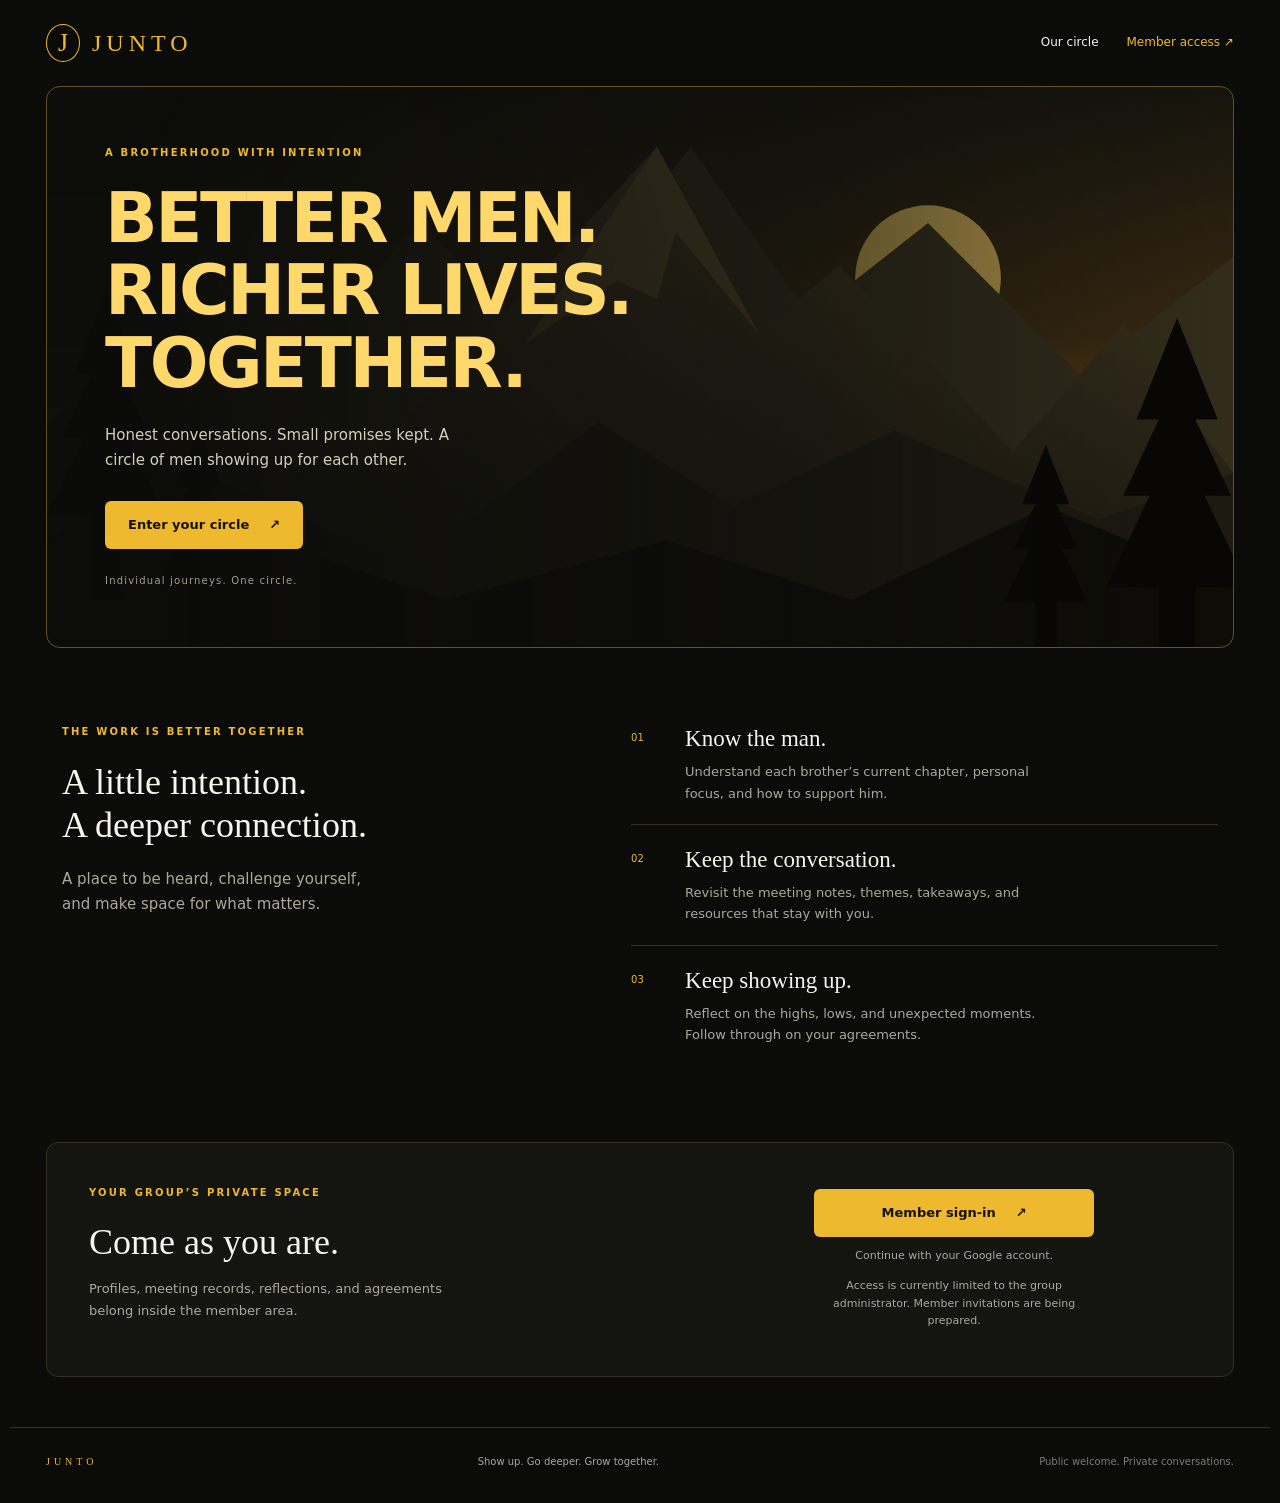
<file: index.html>
<!doctype html>
<html lang="en"><head>
<meta charset="UTF-8"><meta name="viewport" content="width=device-width, initial-scale=1"><meta name="theme-color" content="#0b0c0a">
<meta name="description" content="Junto: honest conversation, meaningful connection, and personal growth. Enter your group's private member area.">
<title>Junto · Better together</title><link rel="stylesheet" href="landing.css?v=20261030-1">
</head><body>
<a class="skip-link" href="#main">Skip to content</a>
<header class="site-header"><a class="brand" href="./" aria-label="Junto home"><span class="seal" aria-hidden="true">J</span> JUNTO</a><nav aria-label="Main navigation"><a href="#our-circle">Our circle</a><a class="nav-access" href="#member-access">Member access ↗</a></nav></header>
<main id="main">
<section class="hero" aria-labelledby="hero-title"><div class="hero-copy"><p class="eyebrow">A BROTHERHOOD WITH INTENTION</p><h1 id="hero-title">BETTER MEN.<br>RICHER LIVES.<br>TOGETHER.</h1><p class="hero-description">Honest conversations. Small promises kept. A circle of men showing up for each other.</p><a class="button primary" href="#member-access">Enter your circle <span aria-hidden="true">↗</span></a><p class="hero-footnote">Individual journeys. One circle.</p></div></section>
<section class="circle-section" id="our-circle" aria-labelledby="circle-title"><div class="section-intro"><p class="eyebrow">THE WORK IS BETTER TOGETHER</p><h2 id="circle-title">A little intention.<br>A deeper connection.</h2><p>A place to be heard, challenge yourself, and make space for what matters.</p></div><div class="principles">
<article><span class="number">01</span><h3>Know the man.</h3><p>Understand each brother’s current chapter, personal focus, and how to support him.</p></article>
<article><span class="number">02</span><h3>Keep the conversation.</h3><p>Revisit the meeting notes, themes, takeaways, and resources that stay with you.</p></article>
<article><span class="number">03</span><h3>Keep showing up.</h3><p>Reflect on the highs, lows, and unexpected moments. Follow through on your agreements.</p></article></div></section>
<section class="access-section" id="member-access" aria-labelledby="access-title"><div><p class="eyebrow">YOUR GROUP’S PRIVATE SPACE</p><h2 id="access-title">Come as you are.</h2><p>Profiles, meeting records, reflections, and agreements belong inside the member area.</p></div><div class="access-action"><a class="button primary" href="https://script.google.com/macros/s/AKfycbyJXuTUqcsN0sHqwk-thNecnBjaQxdb1F1IhZSn8MFhOtTuwYm7kfrUg2nbD4USrhG8/exec">Member sign-in <span aria-hidden="true">↗</span></a><p class="access-note">Continue with your Google account.</p><p class="access-status">Access is currently limited to the group administrator. Member invitations are being prepared.</p></div></section>
</main><footer><a class="footer-brand" href="./">JUNTO</a><p>Show up. Go deeper. Grow together.</p><span>Public welcome. Private conversations.</span></footer>
</body></html>
</file>
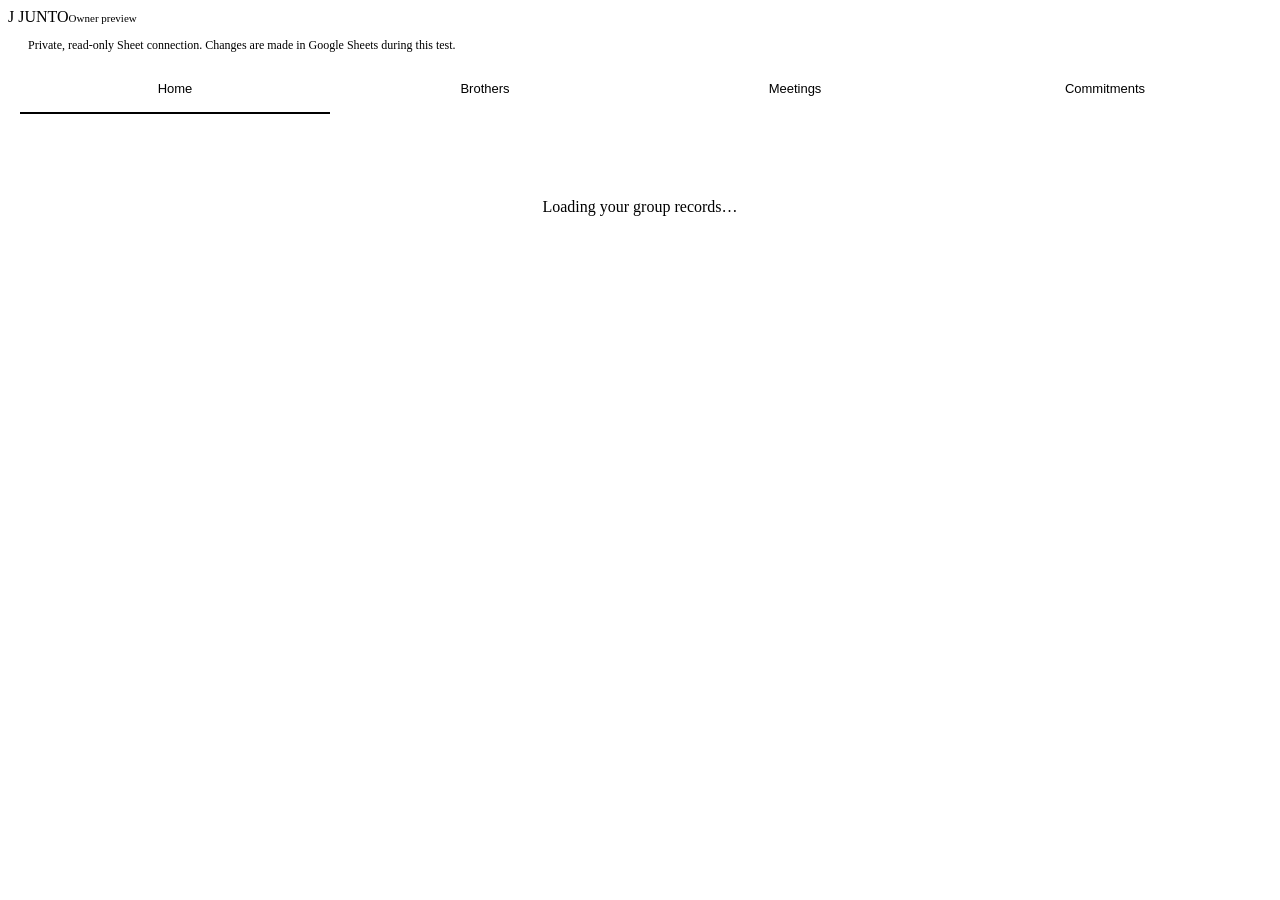
<file: private-preview/Index.html>
<!doctype html>
<html><head><base target="_top"><style><?!= includeStyle_(); ?></style><style>
.preview-note{padding:12px 20px;border-bottom:1px solid var(--line);color:var(--muted);font-size:12px}.private-main{max-width:1200px;margin:auto;padding:28px 20px}.private-tabs{display:flex;position:sticky;top:0;background:var(--bg);z-index:4;border-bottom:1px solid var(--line);padding:0 12px}.private-tabs button{flex:1;border:0;border-bottom:2px solid transparent;background:none;padding:16px 4px;font-size:13px;color:var(--muted)}.private-tabs button.active{border-color:var(--gold);color:var(--gold)}.private-account{font-size:11px;color:var(--muted)}.private-row{padding:18px 0;border-bottom:1px solid var(--line)}.private-row:last-child{border:0}.private-row p{white-space:pre-wrap;overflow-wrap:anywhere}.private-link{color:var(--gold);display:block;margin:8px 0;overflow-wrap:anywhere}.private-loading{padding:40px;text-align:center;color:var(--muted)}.private-actions{display:flex;gap:12px;flex-wrap:wrap;margin:18px 0}.private-tabs button:disabled{opacity:.4}.meeting-reference p{white-space:pre-wrap}.meeting-details{border-top:1px solid var(--line);padding:14px 0;margin-top:14px}.meeting-details summary{cursor:pointer;color:var(--gold);font-size:14px}.meeting-details li{margin:10px 0;font-size:13px}.meeting-themes{margin:16px 0}.meeting-themes .pill{white-space:normal}.private-main .grid{grid-template-columns:repeat(auto-fit,minmax(min(100%,290px),1fr))}
</style></head><body>
<header class="topbar"><span class="brand"><span class="seal">J</span> JUNTO</span><span class="private-account">Owner preview</span></header>
<div class="preview-note">Private, read-only Sheet connection. Changes are made in Google Sheets during this test.</div>
<nav class="private-tabs" aria-label="Preview sections"><button data-section="Home" class="active">Home</button><button data-section="Brothers">Brothers</button><button data-section="Meetings">Meetings</button><button data-section="Commitments">Commitments</button></nav>
<main class="private-main" id="view"><p class="private-loading" role="status">Loading your group records…</p></main>
<script>
'use strict';
let snapshot, section='Home', query='';
const escapeHTML=value=>String(value||'').replace(/[&<>"']/g,c=>({'&':'&amp;','<':'&lt;','>':'&gt;','"':'&quot;',"'":'&#39;'}[c]));
const safeURL=value=>{try{const u=new URL(value);return u.protocol==='https:'?u.href:'';}catch{return '';}};
const records=key=>snapshot.collections[key]||[];
function links(value,label){return String(value||'').split('\n').filter(Boolean).map((url,i)=>safeURL(url)?'<a class="private-link" target="_blank" rel="noopener noreferrer" href="'+escapeHTML(safeURL(url))+'">'+escapeHTML(label)+(i?' '+(i+1):'')+' ↗</a>':'').join('');}
function heading(title,description){return '<div class="page-heading"><div><span class="eyebrow">YOUR GROUP RECORDS</span><h1>'+escapeHTML(title)+'</h1><p class="subtitle">'+escapeHTML(description)+'</p></div></div>';}
function empty(message){return '<p class="empty">'+escapeHTML(message)+'</p>';}
function textList(value){return '<ul>'+String(value||'').split('\n').map(t=>t.trim()).filter(Boolean).map(t=>'<li>'+escapeHTML(t)+'</li>').join('')+'</ul>';}
function meetingCard(m){
 return '<article class="panel meeting-reference"><span class="eyebrow">'+escapeHTML(m.meeting_date)+'</span><h2>'+escapeHTML(m.title)+'</h2>'
 +(m.source_doc_id?'<p class="small muted">Imported Gemini notes · Review pending</p>':'<p class="small muted">'+escapeHTML(m.source_review||m.status)+'</p>')
 +(m.summary?'<h3>Summary</h3><p>'+escapeHTML(m.summary)+'</p>':'<p class="muted small">Source summary not imported yet.</p>')
 +(m.themes?'<div class="meeting-themes">'+String(m.themes).split('\n').filter(Boolean).map(t=>'<span class="pill">'+escapeHTML(t)+'</span>').join('')+'</div>':'')
 +(m.takeaways?'<details class="meeting-details"><summary>Key takeaways</summary>'+textList(m.takeaways)+'</details>':'')
 +(m.next_steps?'<details class="meeting-details"><summary>Suggested next steps from the notes</summary><p class="small muted">Source suggestions, not automatically assigned commitments.</p>'+textList(m.next_steps)+'</details>':'')
 +(m.carry_forward_question?'<div class="detail-section"><h3>A question to carry forward</h3><p>'+escapeHTML(m.carry_forward_question)+'</p><span class="small muted">Suggested reflection prompt, not a recorded decision.</span></div>':'')
 +'<div class="detail-section">'+links(m.notes_links,'Meeting notes')+links(m.transcript_links,'Transcript')+links(m.recording_links,'Recording')+links(m.chat_links,'Meeting chat')+'</div>'
 +(m.imported_at?'<p class="small muted">Imported '+escapeHTML(new Date(m.imported_at).toLocaleDateString())+'. Check the original notes for context.</p>':'')+'</article>';
}
function latestReflection(memberId){return records('Reflections').filter(r=>r.member_id===memberId).sort((a,b)=>dateNumber(b.reflection_date)-dateNumber(a.reflection_date)||b.updated_at.localeCompare(a.updated_at))[0];}
function dateNumber(value){const n=Date.parse(value);return Number.isFinite(n)?n:0;}
function render(){
 const view=document.getElementById('view');if(!snapshot)return;
 document.querySelectorAll('[data-section]').forEach(b=>{b.classList.toggle('active',b.dataset.section===section);b.setAttribute('aria-current',b.dataset.section===section?'page':'false');});
 let body='';
 if(section==='Home'){
  const member=records('Members').find(m=>m.role==='owner');
  const now=new Date();now.setHours(0,0,0,0);
  const upcoming=records('Meetings').filter(m=>m.status==='scheduled'&&dateNumber(m.meeting_date)>=now.getTime()).sort((a,b)=>dateNumber(a.meeting_date)-dateNumber(b.meeting_date))[0];
  const last=records('Meetings').filter(m=>dateNumber(m.meeting_date)<now.getTime()).sort((a,b)=>dateNumber(b.meeting_date)-dateNumber(a.meeting_date))[0];
  body=heading('Welcome'+(member?', '+member.display_name.split(' ')[0]:''),'Your private reference view, reading the group’s Google Sheet.')+'<div class="private-actions"><button class="btn primary" id="refresh">Refresh records</button>'+links(snapshot.sheetUrl,'Open group Sheet')+'</div><div class="grid"><section class="panel"><h2>Next gathering</h2>'+(upcoming?'<h3>'+escapeHTML(upcoming.title)+'</h3><p>'+escapeHTML(upcoming.meeting_date)+' '+escapeHTML(upcoming.scheduled_start)+'</p>':'<p class="muted">No confirmed future gathering entered yet.</p>')+'</section><section class="panel"><h2>My focus</h2><p>'+escapeHTML(member?.current_focus||'Add your focus in the Members tab of the Sheet.')+'</p></section></div><section class="panel" style="margin-top:24px"><h2>Last indexed meeting</h2>'+(last?'<p>'+escapeHTML(last.title)+' · '+escapeHTML(last.meeting_date)+'</p>'+(last.summary?'<p>'+escapeHTML(last.summary)+'</p>':'')+links(last.notes_links,'Open notes')+links(last.transcript_links,'Open transcript'):'<p>No past meeting indexed.</p>')+'</section>';
 }
 if(section==='Brothers')body=heading('The brothers','Only confirmed member records appear here.')+'<div class="grid">'+records('Members').filter(m=>m.active.toLowerCase()==='true').map(m=>{const r=latestReflection(m.member_id);return '<article class="panel"><span class="eyebrow">'+escapeHTML(m.role)+'</span><h2>'+escapeHTML(m.display_name)+'</h2><h3>Current chapter</h3><p>'+escapeHTML(m.current_chapter||'Not added yet.')+'</p><h3>Personal focus</h3><p>'+escapeHTML(m.current_focus||'Not added yet.')+'</p><h3>How to support</h3><p>'+escapeHTML(m.how_to_support||'Not added yet.')+'</p><div class="detail-section"><h3>Latest High / Low / Buffalo</h3>'+(r?'<p class="small muted">'+escapeHTML(r.reflection_date)+'</p>'+['high','low','buffalo'].map(key=>'<p><strong>'+key[0].toUpperCase()+key.slice(1)+'</strong><br>'+escapeHTML(r[key]||'Not added.')+'</p>').join(''):'<p class="muted">No reflection yet.</p>')+'</div></article>';}).join('')+'</div>';
 if(section==='Meetings')body=heading('Meeting archive','Original notes and recording links, with reviewed summaries when available.')+'<input id="search" type="search" aria-label="Search meetings" placeholder="Search meeting titles, themes, or summaries…" value="'+escapeHTML(query)+'" style="margin-bottom:20px"><div id="results" class="grid">'+meetingResults()+'</div>';
 if(section==='Commitments')body=heading('Commitments','Read-only view of the group’s recorded promises.')+(records('Commitments').length?'<section class="panel">'+records('Commitments').map(c=>{const member=records('Members').find(m=>m.member_id===c.member_id);return '<article class="private-row"><h3>'+escapeHTML(c.title)+'</h3><p class="muted">'+escapeHTML(member?.display_name||'Member')+' · '+escapeHTML(c.status)+'</p><p>Target: '+escapeHTML(c.target)+' '+escapeHTML(c.unit)+'</p><p>'+escapeHTML(c.notes)+'</p></article>';}).join('')+'</section>':empty('No commitments recorded in the Sheet yet. Demo commitments are kept separate.'));
 view.innerHTML=body;
}
function meetingResults(){const list=records('Meetings').filter(m=>[m.title,m.themes,m.summary,m.takeaways,m.next_steps,m.meeting_date].join(' ').toLowerCase().includes(query.toLowerCase())).sort((a,b)=>dateNumber(b.meeting_date)-dateNumber(a.meeting_date));return list.length?list.map(meetingCard).join(''):empty('No matching meetings.');}
function load(){document.getElementById('view').innerHTML='<p class="private-loading" role="status">Loading your group records…</p>';google.script.run.withSuccessHandler(data=>{snapshot=data;render();}).withFailureHandler(error=>{document.getElementById('view').innerHTML='<section class="panel"><h2>Records could not load</h2><p>The Google Sheet read failed. Your records have not been changed.</p><p class="small muted">'+escapeHTML(error?.message||'Google did not return an error message.')+'</p><button class="btn" id="refresh">Try again</button></section>';}).getSnapshot();}
document.addEventListener('click',e=>{const tab=e.target.closest('[data-section]');if(tab){section=tab.dataset.section;render();window.scrollTo(0,0);}if(e.target.closest('#refresh'))load();});
document.addEventListener('input',e=>{if(e.target.id==='search'){query=e.target.value;document.getElementById('results').innerHTML=meetingResults();}});
load();
</script></body></html>
</file>
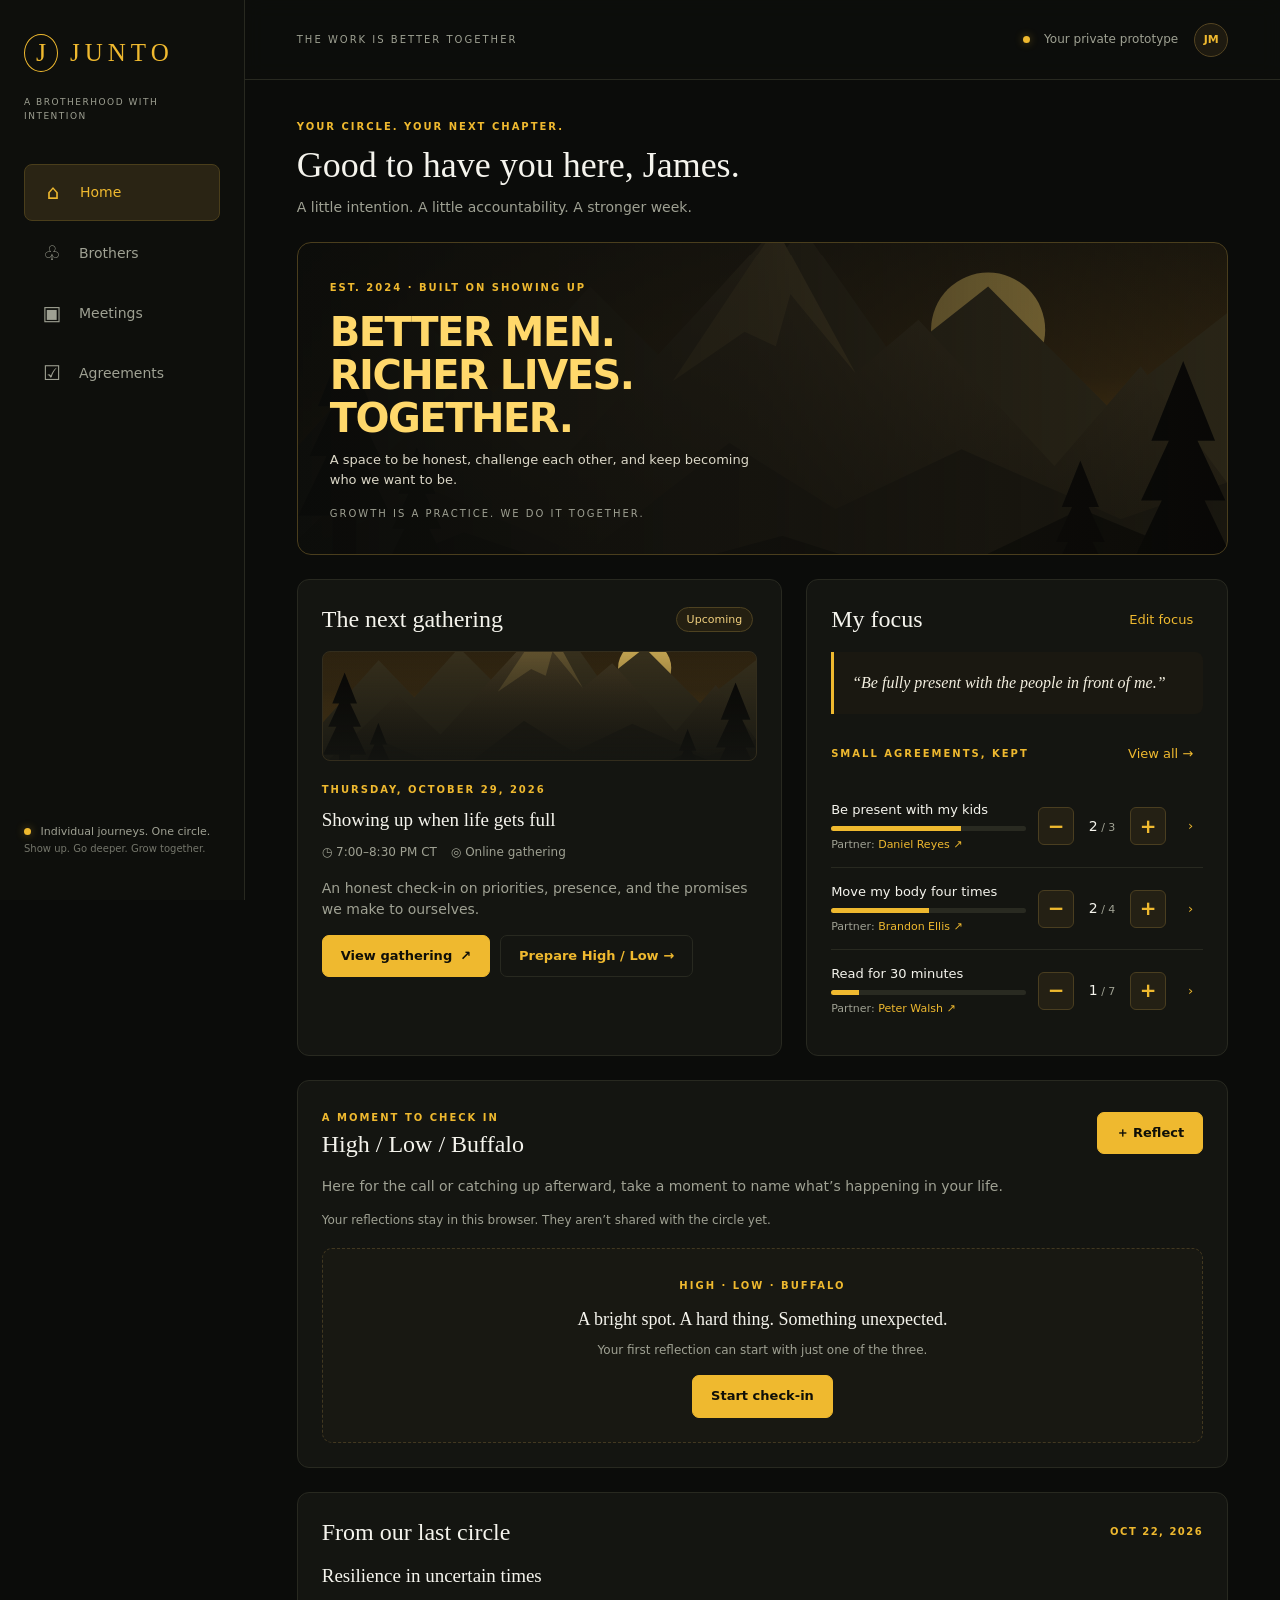
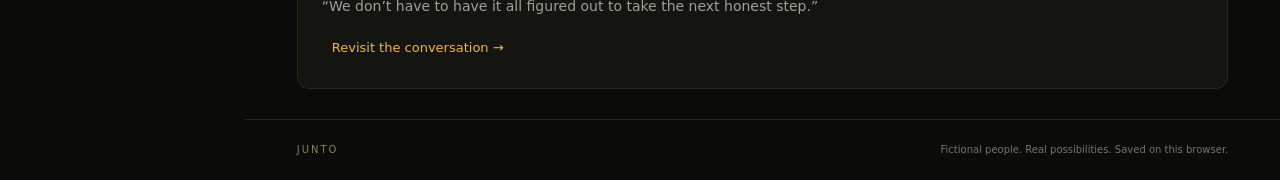
<file: demo.html>
<!doctype html>
<html lang="en">
<head><meta charset="UTF-8"><meta name="viewport" content="width=device-width, initial-scale=1"><meta name="theme-color" content="#0b0c0a"><title>Junto · Better together</title><link rel="stylesheet" href="styles.css?v=20261027-4"><script src="features.js?v=20261027-4" defer></script><script src="app.js?v=20261027-4" defer></script></head>
<body>
<aside class="sidebar"><a class="brand" href="#home"><span class="seal">J</span> JUNTO</a><p class="side-caption">A BROTHERHOOD WITH INTENTION</p><nav aria-label="Main navigation" id="desktop-nav"></nav><div class="side-footer"><span class="live-dot"></span> Individual journeys. One circle.<p>Show up. Go deeper. Grow together.</p></div></aside>
<div class="shell"><header class="topbar"><a class="brand mobile-brand" href="#home"><span class="seal">J</span> JUNTO</a><span class="desktop-label">THE WORK IS BETTER TOGETHER</span><div class="account"><span class="live-dot"></span> Your private prototype <span class="user-avatar">JM</span></div></header>
<nav class="mobile-tabs" id="mobile-nav" aria-label="Mobile navigation"></nav>
<main id="main" tabindex="-1"></main><footer class="page-footer">JUNTO <span>Fictional people. Real possibilities. Saved on this browser.</span></footer></div>
<dialog id="modal"><div id="modal-content"></div></dialog><div id="toast" role="status"></div>
</body></html>
</file>
<file: landing.css>
:root{color-scheme:dark;--bg:#0b0c0a;--panel:#141511;--gold:#efb92f;--text:#f5f4ed;--muted:#aaa99b;--line:#343122}
*{box-sizing:border-box}html{scroll-behavior:smooth;scroll-padding-top:100px}body{margin:0;background:var(--bg);color:var(--text);font:15px/1.65 system-ui,-apple-system,BlinkMacSystemFont,sans-serif}a{color:inherit;text-decoration:none}a:focus-visible{outline:2px solid var(--gold);outline-offset:6px}a{-webkit-tap-highlight-color:transparent;touch-action:manipulation}.skip-link{position:fixed;top:-100px;left:16px;background:var(--gold);color:#111;padding:10px 18px;z-index:10}.skip-link:focus{top:12px}.site-header{max-width:1260px;margin:auto;padding:24px 36px;display:flex;align-items:center;justify-content:space-between;gap:20px}.brand{display:flex;align-items:center;gap:12px;font:24px Georgia,serif;letter-spacing:5px;color:var(--gold)}.seal{border:1px solid var(--gold);border-radius:50%;display:grid;place-items:center;width:34px;height:38px;letter-spacing:0;font-size:26px}.site-header nav{display:flex;align-items:center;gap:28px;font-size:12px}.site-header nav a{padding:9px 0}.site-header nav a:hover{color:var(--gold)}.nav-access{color:var(--gold)}main{max-width:1260px;margin:auto;padding:0 36px}.hero{position:relative;border:1px solid #665026;border-radius:14px;overflow:hidden;background:linear-gradient(90deg,#0b0c0af5 8%,#0b0c0a90 65%,#0b0c0a12),url('assets/mountains.svg') center/cover;min-height:560px;display:flex;align-items:center;padding:58px}.hero-copy{max-width:560px}.eyebrow{font-size:10px;font-weight:650;letter-spacing:2.2px;color:var(--gold);margin:0 0 20px}.hero h1{font-size:clamp(44px,5.4vw,72px);font-weight:750;line-height:1.05;letter-spacing:-2.5px;color:#ffd86b;margin:0 0 24px}.hero-description{max-width:360px;color:#d2cfbd;font-size:15px;margin-bottom:28px}.button{display:inline-flex;align-items:center;justify-content:center;gap:20px;min-height:48px;padding:12px 23px;border-radius:6px;font-size:13px;font-weight:650;transition:background .15s,transform .15s}.primary{background:var(--gold);color:#141208}.primary:hover{background:#ffd86b;transform:translateY(-1px)}.hero-footnote{margin:24px 0 0;color:#a4a18c;font-size:10px;letter-spacing:1.2px}.circle-section{display:grid;grid-template-columns:1fr 1.2fr;gap:80px;padding:76px 16px;scroll-margin-top:20px}.section-intro h2,.access-section h2{font:36px/1.2 Georgia,serif;margin:0 0 20px}.section-intro>p:last-child{color:var(--muted);max-width:300px}.principles article{display:grid;grid-template-columns:36px 1fr;column-gap:18px;padding:20px 0;border-bottom:1px solid var(--line)}.principles article:first-child{padding-top:0}.principles article:last-child{border:0}.number{font-size:10px;color:var(--gold);grid-row:1/3;padding-top:6px}.principles h3{font:23px/1.3 Georgia,serif;margin:0 0 7px}.principles p{margin:0;color:var(--muted);font-size:13px;max-width:380px}.access-section{background:var(--panel);border:1px solid var(--line);border-radius:12px;padding:42px;display:grid;grid-template-columns:1.2fr 1fr;gap:60px;align-items:center}.access-section h2{margin-bottom:14px}.access-section>div>p:last-child{color:var(--muted);font-size:13px;max-width:370px}.access-action{text-align:center}.access-action .button{width:100%;max-width:280px}.access-note{color:var(--muted);font-size:11px;margin:10px 0}.access-status{font-size:11px!important;line-height:1.6;margin:12px auto 0;max-width:280px!important}footer{max-width:1260px;margin:50px auto 0;padding:26px 36px 32px;border-top:1px solid var(--line);display:flex;align-items:center;justify-content:space-between;gap:18px;color:var(--muted);font-size:10px}footer p{margin:0}.footer-brand{color:var(--gold);letter-spacing:4px;font-family:Georgia,serif}footer span{color:#7c7d70}
@media(max-width:720px){html{scroll-padding-top:20px}.site-header{padding:20px;gap:16px}.brand{font-size:21px;gap:10px}.site-header nav{gap:15px;font-size:11px}.site-header nav a:first-child{display:none}main{padding:0 18px}.hero{padding:34px 24px;min-height:500px;background-position:58% center}.hero h1{font-size:46px;letter-spacing:-1.8px}.hero-description{font-size:14px;max-width:270px}.eyebrow{font-size:9px;letter-spacing:1.7px}.circle-section{grid-template-columns:1fr;gap:30px;padding:48px 6px}.section-intro h2,.access-section h2{font-size:30px}.section-intro>p:last-child{max-width:100%;font-size:14px}.principles article{padding:20px 0}.access-section{grid-template-columns:1fr;gap:25px;padding:28px 23px}.access-action{text-align:left}.access-action .button{max-width:100%}.access-status{max-width:100%!important;margin-left:0}.access-note{margin-top:12px}footer{margin-top:36px;padding:24px 24px 30px;flex-wrap:wrap}footer span{flex-basis:100%}}
@media(max-width:360px){.hero h1{font-size:40px}.hero{padding:30px 20px}.brand{font-size:19px}.site-header nav{font-size:10px}}
@media(prefers-reduced-motion:reduce){html{scroll-behavior:auto}*{transition:none!important}}
</file>
<file: styles.css>
:root{
  color-scheme: dark;
  --bg: #0b0c0a;
  --panel: #141511;
  --panel-elevated: #1c1d17;
  --line: #282920;
  --line-highlight: #4c4224;
  --gold: #efb92f;
  --gold-light: #ffd86b;
  --gold-dim: rgba(239, 185, 47, 0.12);
  --text: #f5f4ed;
  --muted: #9fa193;
  --green: #efb92f;
  --danger: #e88674;
}
*{box-sizing:border-box}
body{margin:0;background:var(--bg);color:var(--text);font:15px/1.55 system-ui,-apple-system,sans-serif}
button,input,select,textarea{font:inherit}
button,a,input,select,textarea{-webkit-tap-highlight-color:transparent}
button,a{touch-action:manipulation}
button{cursor:pointer;color:inherit}
a{color:inherit;text-decoration:none}
button:focus-visible,a:focus-visible,input:focus-visible,select:focus-visible,textarea:focus-visible{outline:2px solid var(--gold);outline-offset:3px}

/* Layout */
.sidebar{position:fixed;width:245px;inset:0 auto 0 0;border-right:1px solid var(--line);padding:34px 24px;background:#0e0f0c;display:flex;flex-direction:column;z-index:2}
.brand{display:flex;align-items:center;gap:12px;letter-spacing:5px;color:var(--gold);font:25px Georgia,serif}
.seal{display:inline-grid;place-items:center;border:1px solid var(--gold);border-radius:50%;width:34px;height:38px;font-size:26px;letter-spacing:0}
.side-caption{font-size:9px;letter-spacing:1.5px;color:var(--muted);margin:24px 0 35px}
.nav-link{display:flex;align-items:center;gap:15px;padding:12px 16px;margin:5px 0;border-radius:8px;color:var(--muted);font-size:14px;transition:all .15s}
.nav-link:hover{color:var(--text);background:#1a1b15}
.nav-link.active{background:#2a2414;color:var(--gold);border:1px solid #4a3e1b}
.icon{font-size:20px;width:24px;text-align:center}
.side-footer{margin-top:auto;font-size:11px;color:var(--muted)}
.side-footer p{font-size:10px;opacity:.7}
.live-dot{display:inline-block;width:7px;height:7px;border-radius:50%;background:var(--gold);margin-right:6px;box-shadow:0 0 8px rgba(239,185,47,.4)}
.shell{margin-left:245px}
.topbar{height:80px;padding:0 5%;border-bottom:1px solid var(--line);background:#0e0f0cb0;backdrop-filter:blur(10px);display:flex;align-items:center;justify-content:space-between;position:sticky;top:0;z-index:4}
.desktop-label{font-size:10px;letter-spacing:2px;color:var(--muted)}
.account{font-size:12px;color:var(--muted);display:flex;align-items:center;gap:8px}
.user-avatar{display:grid;place-items:center;width:34px;height:34px;background:#1e1a10;border:1px solid #544422;border-radius:50%;color:var(--gold);font-weight:600;font-size:11px;margin-left:8px}
.mobile-brand{display:none}

main{max-width:1250px;margin:auto;padding:34px 5% 30px;min-height:calc(100vh - 150px)}
.eyebrow{color:var(--gold);font-size:10px;letter-spacing:2px;text-transform:uppercase;font-weight:700}
h1,h2,h3,p{margin-top:0}
h1{font:36px/1.15 Georgia,serif;margin:8px 0 10px}
h2{font:24px/1.3 Georgia,serif;margin-bottom:12px}
h3{font:19px/1.3 Georgia,serif;margin-bottom:8px}
.muted,.subtitle{color:var(--muted)}
.subtitle{font-size:14px}
.page-heading{display:flex;justify-content:space-between;align-items:center;gap:16px;margin-bottom:24px}
.page-heading p{margin:0}

/* Buttons & Controls */
.btn{border:1px solid var(--line);border-radius:7px;padding:10px 18px;background:#1e1f18;font-size:13px;font-weight:600;display:inline-flex;gap:8px;align-items:center;justify-content:center;transition:all .15s}
.btn:hover{background:#282921;border-color:var(--line-highlight)}
.btn.primary{background:var(--gold);color:#0f0f08;border-color:var(--gold)}
.btn.primary:hover{background:var(--gold-light);border-color:var(--gold-light);box-shadow:0 0 12px rgba(239,185,47,.25)}
.btn.ghost{background:transparent;color:var(--gold);border-color:var(--line)}
.btn.ghost:hover{background:#231f12;border-color:var(--gold)}
.text-btn{border:0;background:none;color:var(--gold);font-size:13px;font-weight:500;padding:6px 10px;border-radius:5px;display:inline-flex;align-items:center;gap:4px}
.text-btn:hover{background:var(--gold-dim);text-decoration:none}

/* Hero & Cards */
.hero{position:relative;overflow:hidden;border:1px solid #4a3e1d;border-radius:14px;min-height:220px;background:linear-gradient(90deg,rgba(11,12,10,.94) 0%,rgba(18,17,13,.75) 50%,rgba(11,12,10,.3) 100%),url('assets/mountains.svg') center 49%/cover;padding:32px;margin-bottom:24px}
.hero h1{font:700 40px/1.08 system-ui,-apple-system,sans-serif;letter-spacing:-1.5px;max-width:540px;margin:12px 0 10px;color:var(--gold-light)}
.hero p{color:#dcd8c8;max-width:440px;font-size:13px}
.hero-bottom{margin-top:16px;font-size:10px;letter-spacing:2px;color:var(--muted)}
.grid{display:grid;grid-template-columns:1.15fr 1fr;gap:24px}
.panel{border:1px solid var(--line);background:var(--panel);border-radius:12px;padding:24px;transition:border-color .2s}
.panel:hover{border-color:#38392d}
.section-head{display:flex;align-items:center;justify-content:space-between;margin-bottom:16px;gap:12px}
.section-head h2{margin:0}
.meeting-art{height:110px;background:linear-gradient(0deg,#141511dd,transparent),url('assets/mountains.svg') center 55%/cover;border-radius:8px;margin-bottom:16px;border:1px solid #332d1d}
.meta{display:flex;gap:14px;flex-wrap:wrap;color:var(--muted);font-size:12px;margin:10px 0 16px}
.pill{display:inline-block;padding:3px 10px;border:1px solid #4e4221;background:#241f11;color:#f0cf7e;border-radius:20px;font-size:11px;font-weight:500;margin:2px 4px 2px 0}

/* Commitments */
.commit-row{display:flex;align-items:center;gap:12px;padding:14px 0;border-bottom:1px solid var(--line)}
.commit-row:last-child{border:0}
.check{background:transparent;border:1px solid #757463;width:28px;height:28px;border-radius:6px;flex-shrink:0;padding:0;color:#0b0c0a;font-weight:bold;font-size:16px;display:inline-flex;align-items:center;justify-content:center}
.check.done{background:var(--gold);border-color:var(--gold)}
.commit-body{flex:1;min-width:0}
.commit-title{font-size:13px;font-weight:500;margin:0 0 6px}
.progress-line{display:flex;align-items:center;gap:10px}
.progress{height:5px;background:#292a21;border-radius:10px;flex:1;overflow:hidden}
.progress span{display:block;height:100%;background:var(--gold)}
.count{font-size:11px;color:var(--muted)}
.commit-detail{color:var(--muted);font-size:11px;margin:5px 0 0}
.partner-tag{display:inline-flex;align-items:center;gap:4px;color:var(--gold);font-weight:500;cursor:pointer;border:0;background:none;padding:0;font-size:inherit}
.partner-tag:hover{text-decoration:underline}
.stepper{display:flex;align-items:center;gap:6px;flex-shrink:0}
.stepper button{width:36px;height:38px;border:1px solid #4a3e20;border-radius:6px;background:#242014;color:var(--gold);font-size:20px;font-weight:bold;display:inline-grid;place-items:center}
.stepper button:disabled{opacity:.25;cursor:default}
.step-count{min-width:44px;text-align:center;font-size:14px;font-variant-numeric:tabular-nums;font-weight:500}
.step-count span{font-size:11px;color:var(--muted)}
.focus-note{padding:18px;border-left:3px solid var(--gold);background:#1a1811;margin-top:14px;font:italic 16px/1.6 Georgia,serif;color:#f3efe0;border-radius:0 8px 8px 0}
.small{font-size:12px}
.wide{grid-column:1/-1}

/* Brothers Grid & Cards */
.brothers-grid{display:grid;grid-template-columns:repeat(3,1fr);gap:18px}
.brother-card{display:block;text-align:left;width:100%;background:var(--panel);border:1px solid var(--line);padding:22px;border-radius:12px;transition:all .2s}
.brother-card:hover{border-color:var(--line-highlight);background:#191a14;transform:translateY(-2px)}
.portrait{width:64px;height:64px;border-radius:50%;border:2px solid #5a4b27;background:#252015;object-fit:cover;margin-bottom:14px;display:inline-block}
.brother-card p{font-size:12px;color:var(--muted);margin-bottom:12px}
.card-bottom{display:flex;align-items:center;justify-content:space-between;margin-top:16px;font-size:11px;color:var(--gold)}
.card-partner{font-size:11.5px;color:var(--muted);margin-top:10px;padding-top:10px;border-top:1px solid var(--line);display:flex;align-items:center;justify-content:space-between}
.partner-callout{background:#1c1a12;border:1px solid #544422;border-radius:10px;padding:14px 16px;margin:16px 0;display:flex;align-items:center;justify-content:space-between;gap:12px}
.partner-callout .partner-name{font-size:14px;font-weight:600;color:var(--text);margin-top:3px}

/* Profile Details & Shared Accountability */
.shared-accountability-card{background:var(--gold-dim);border:1px solid #5d4a1b;border-radius:10px;padding:16px;margin:16px 0}
.shared-head{display:flex;align-items:center;justify-content:space-between;margin-bottom:8px}
.shared-commitments-list{display:flex;flex-direction:column;gap:8px;margin-top:10px}
.shared-item{background:#171610;border:1px solid #3c3217;border-radius:6px;padding:10px 12px;display:flex;justify-content:space-between;align-items:center;font-size:12px}
.kudos-box{background:var(--panel-elevated);border:1px solid var(--line);border-radius:10px;padding:16px;margin:16px 0}
.kudos-btn{width:100%;padding:10px 14px;border:1px solid #544825;background:#221f15;color:var(--gold);border-radius:8px;font-weight:600;font-size:12px;display:inline-flex;align-items:center;justify-content:center;gap:8px;transition:all .15s}
.kudos-btn:hover{background:#2e2818;border-color:var(--gold)}
.kudos-btn.sent{border-color:#84703b;background:#2b2617;color:#ffe8a8}

/* Meetings */
.toolbar{display:flex;gap:12px;margin:20px 0}
.toolbar input{flex:1;min-width:0}
input,select,textarea{background:#11120e;border:1px solid #3a3b30;border-radius:7px;padding:11px 12px;color:var(--text);width:100%}
select{width:auto}
textarea{resize:vertical;min-height:90px}
.meeting-list{border:1px solid var(--line);border-radius:12px;overflow:hidden}
.meeting-row{width:100%;display:flex;align-items:center;gap:20px;text-align:left;background:var(--panel);padding:18px 20px;border:0;border-bottom:1px solid var(--line)}
.meeting-row:last-child{border:0}
.meeting-row:hover{background:#1c1d16}
.meeting-thumb{width:100px;height:72px;background:url('assets/mountains.svg') center/cover;border-radius:6px;flex-shrink:0;border:1px solid #3d3522}
.meeting-info{flex:1}
.meeting-info h3{margin:4px 0}
.date{font-size:10px;color:var(--gold);text-transform:uppercase;letter-spacing:1.5px;font-weight:600}
.chevron{color:var(--gold);font-size:22px}
.filters{display:flex;gap:8px;flex-wrap:wrap;margin-bottom:20px}
.filter{border:1px solid var(--line);background:none;padding:7px 16px;border-radius:20px;font-size:12px;color:var(--muted)}
.filter:hover{border-color:var(--gold);color:var(--text)}
.filter.active{background:var(--gold);color:#0b0c0a;border-color:var(--gold);font-weight:600}
.stats{display:grid;grid-template-columns:repeat(3,1fr);gap:12px;margin-bottom:24px}
.stat{padding:18px;border:1px solid var(--line);border-radius:10px;background:var(--panel)}
.stat strong{font:30px Georgia,serif;color:var(--gold);display:block}
.stat span{font-size:11px;color:var(--muted)}
.empty{padding:40px;text-align:center;color:var(--muted)}

/* High / Low / Buffalo */
.reflection-entry{border-top:1px solid var(--line);padding-top:18px;margin-top:18px}
.reflection-grid{display:grid;grid-template-columns:repeat(3,minmax(0,1fr));gap:16px}
.reflection-box{background:var(--panel-elevated);border:1px solid var(--line);border-radius:8px;padding:14px}
.reflection-box .eyebrow{display:block;margin-bottom:6px}
.reflection-text{white-space:pre-wrap;overflow-wrap:anywhere;margin:6px 0 0;font-size:13px;color:#d8d7cc;line-height:1.5}
.reflection-empty{padding:24px;background:#181812;border:1px dashed #423820;border-radius:10px;margin-top:18px;text-align:center}
.reflection-empty p{margin:10px 0 4px;font-family:Georgia,serif;font-size:18px}
.reflection-accordion{margin-top:14px;border-top:1px solid var(--line);padding-top:12px}

/* Resources & Links */
.resource-list{display:flex;flex-direction:column;gap:10px}
.resource-link{color:var(--gold);display:flex;justify-content:space-between;gap:12px;overflow-wrap:anywhere;font-size:13px}
.resource-link:hover{text-decoration:underline}
.missing-link{font-size:12px;color:var(--muted);padding:6px 0;border-bottom:1px solid var(--line)}
.resource-item{padding:12px 14px;border:1px solid var(--line);border-radius:8px;background:var(--panel-elevated);display:flex;flex-direction:column;gap:6px}
.resource-item .text-btn{align-self:flex-start;padding-left:0}
.form-error{color:var(--danger);font-size:12px}

/* Modals & Dialog */
dialog{color:var(--text);background:#161712;border:1px solid #584a26;border-radius:14px;padding:26px;max-width:620px;width:calc(100% - 32px);max-height:88dvh;box-shadow:0 12px 40px rgba(0,0,0,.7)}
dialog::backdrop{background:rgba(0,0,0,.75);backdrop-filter:blur(6px)}
.modal-heading{display:flex;justify-content:space-between;align-items:start;gap:15px;margin-bottom:18px}
.close{background:none;border:1px solid var(--line);border-radius:50%;width:32px;height:32px;font-size:18px;display:grid;place-items:center}
.close:hover{border-color:var(--gold);color:var(--gold)}
.modal-heading h2{margin-bottom:4px}
label{display:block;font-size:12px;color:var(--muted);margin:14px 0 6px}
.form-grid{display:grid;grid-template-columns:1fr 1fr;gap:12px}
.actions{display:flex;justify-content:flex-end;gap:10px;margin-top:22px}
.detail-section{border-top:1px solid var(--line);padding-top:18px;margin-top:18px}
.detail-section h3{color:var(--gold);font-size:17px}
.detail-section p,.detail-section li{font-size:13.5px;color:#c9c8bc}
.profile-top{display:flex;align-items:center;gap:18px}
.profile-top .portrait{width:80px;height:80px;margin:0}
.danger{color:var(--danger)!important}
#toast{position:fixed;bottom:26px;left:calc(50% + 100px);transform:translateX(-50%);padding:12px 22px;background:var(--gold);color:#0b0c0a;border-radius:8px;font-size:13px;font-weight:600;opacity:0;pointer-events:none;transition:opacity .2s;z-index:100;box-shadow:0 6px 20px rgba(0,0,0,.4)}
#toast.show{opacity:1}
.storage-warning{background:#3d2f16;color:#ffe2a3;padding:12px;border-radius:6px;margin-bottom:20px}
.page-footer{border-top:1px solid var(--line);padding:22px 5%;color:#8c815d;font-size:10px;letter-spacing:2px;display:flex;justify-content:space-between}
.page-footer span{letter-spacing:0;color:#74776a}

/* Mobile Tabs (Kept at TOP) */
.mobile-tabs{display:none}

@media(min-width:1450px){main{padding-top:44px}.hero{min-height:260px}}
@media(max-width:1050px){
  .sidebar{width:205px;padding:28px 16px}
  .shell{margin-left:205px}
  .brand{font-size:21px;gap:9px}
  .brothers-grid{grid-template-columns:repeat(2,1fr)}
  .hero h1{font-size:34px}
  .grid{gap:16px}
  .panel{padding:20px}
  .meeting-row .tags{display:none}
}

@media(max-width:720px){
  .sidebar,.desktop-label{display:none}
  .shell{margin:0}
  .mobile-brand{display:flex}
  .topbar{height:68px;padding:0 16px}
  .account{font-size:0;gap:0}
  .account>.live-dot{display:none}
  .account .user-avatar{font-size:11px}
  
  /* Top-anchored Mobile Navigation */
  .mobile-tabs{
    position:sticky;
    top:68px;
    display:flex;
    justify-content:space-around;
    background:#0e0f0cf5;
    border-bottom:1px solid #363121;
    padding:0 8px;
    z-index:5;
    backdrop-filter:blur(12px)
  }
  .mobile-tabs .nav-link{
    flex:1;
    display:flex;
    flex-direction:row;
    justify-content:center;
    align-items:center;
    gap:6px;
    min-height:46px;
    padding:10px 4px;
    margin:0;
    font-size:12px;
    border-radius:0;
    border:0;
    border-bottom:2px solid transparent;
    background:none;
    color:var(--muted);
  }
  .mobile-tabs .nav-link.active{
    border-bottom-color:var(--gold);
    color:var(--gold);
    font-weight:600;
  }
  .mobile-tabs .icon{display:inline-block;font-size:14px;width:auto}

  main{padding:20px 16px 24px;min-height:80vh}
  h1{font-size:28px}
  .page-heading{align-items:start;margin-bottom:18px}
  .page-heading>.btn{padding:8px 12px;white-space:nowrap;margin-top:6px}
  .subtitle{font-size:12.5px}
  
  /* Compact Hero on Mobile */
  .hero{padding:22px 18px;min-height:170px;background-position:65% center;margin-bottom:18px;border-radius:10px}
  .hero h1{font-size:28px;max-width:280px;margin:8px 0 6px}
  .hero p{max-width:260px;font-size:12px}
  .hero-bottom{font-size:9px;margin-top:10px}

  .grid{grid-template-columns:1fr;gap:18px}
  .panel{padding:18px}
  .page-footer{margin-bottom:0;padding:18px 16px calc(18px + env(safe-area-inset-bottom));display:block}
  .page-footer span{display:block;margin-top:6px}
  
  .brothers-grid{gap:12px}
  .brother-card{padding:16px}
  .brother-card h3{font-size:18px}
  .brother-card p{font-size:11.5px}
  .portrait{width:54px;height:54px}
  .toolbar{flex-wrap:wrap}
  .toolbar input{flex-basis:100%}
  .toolbar select{width:100%}
  .meeting-row{padding:14px;gap:12px}
  .meeting-thumb{width:64px;height:70px}
  .meeting-info h3{font-size:16px}
  .stats{gap:8px}
  .stat{padding:12px}
  .stat strong{font-size:24px}
  .stat span{font-size:10px}
  #toast{left:50%;bottom:calc(20px + env(safe-area-inset-bottom));width:max-content;max-width:92%}
  
  dialog{padding:20px;border-radius:12px}
  .form-grid{grid-template-columns:1fr}
  .reflection-grid{grid-template-columns:1fr;gap:10px}
  .stepper button{width:32px;height:38px}
  .step-count{min-width:36px}
}

@media(prefers-reduced-motion:reduce){*{transition:none!important}}
</file>
